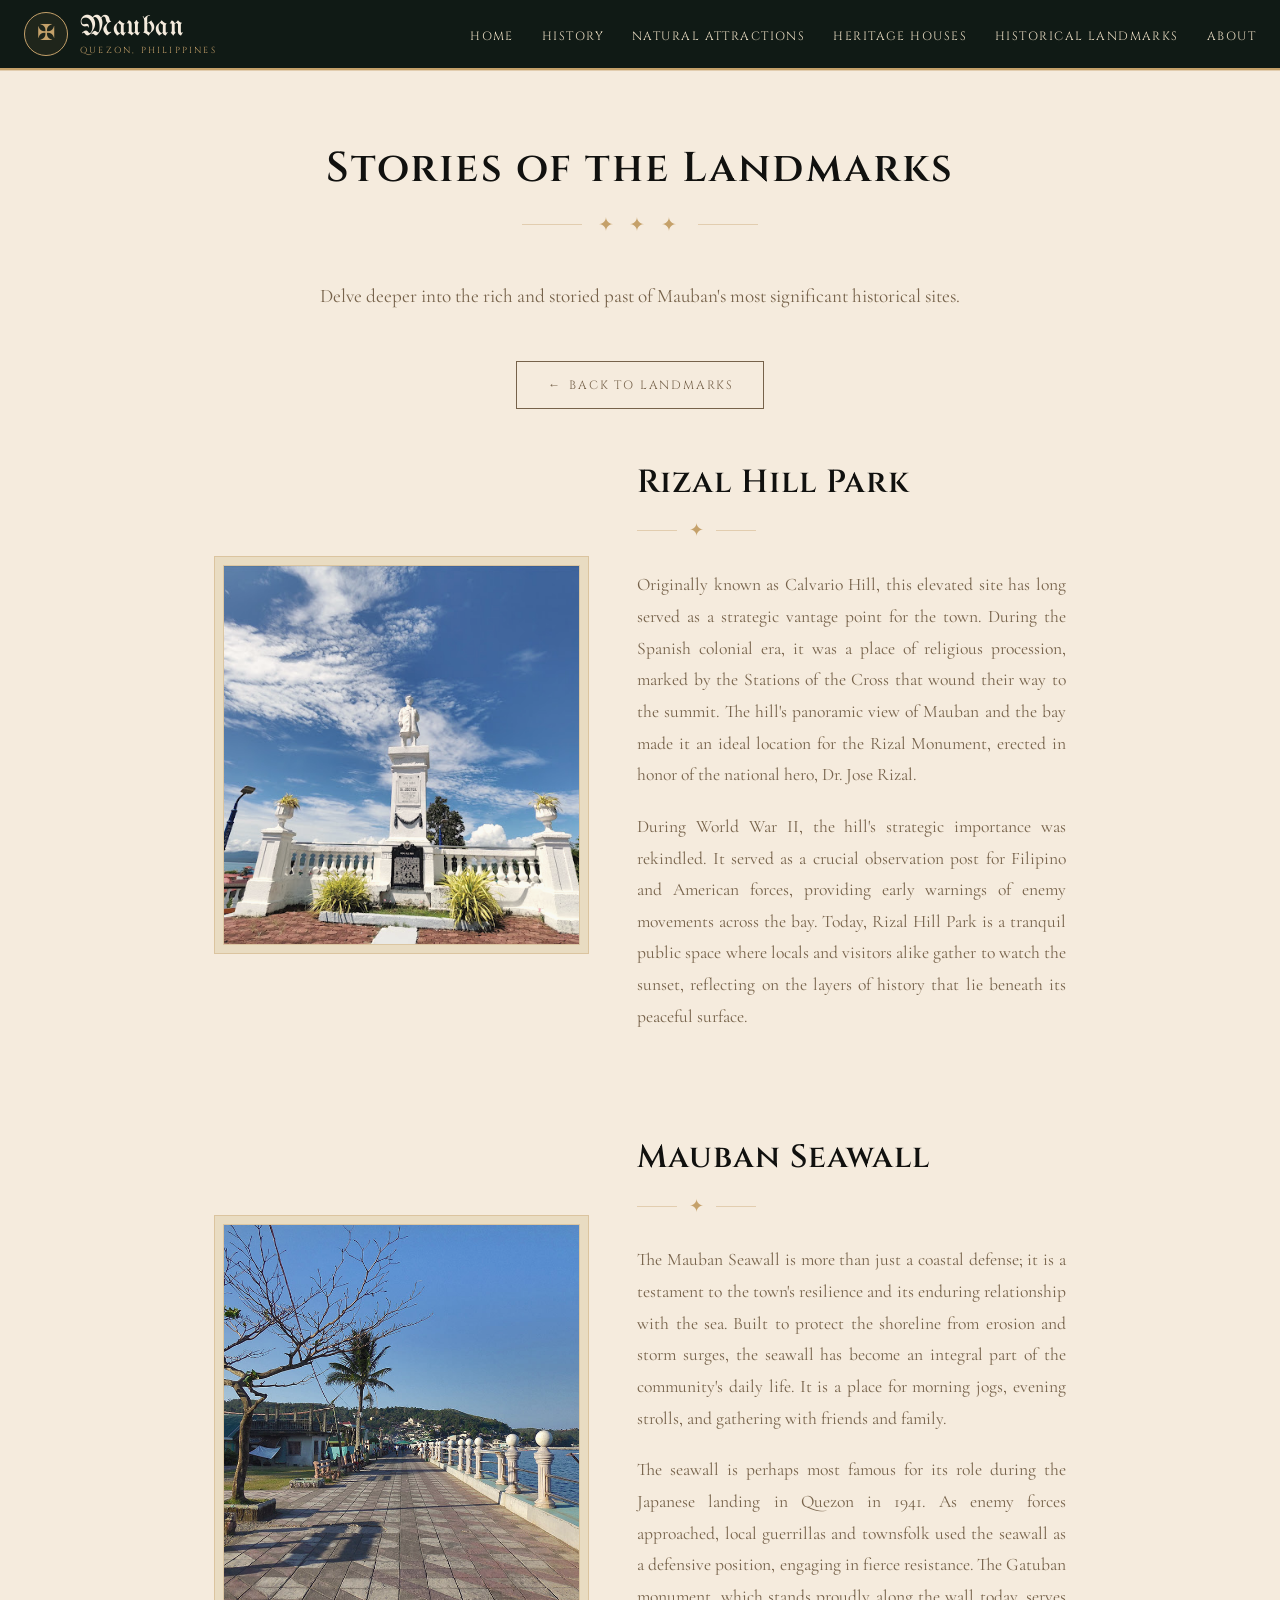
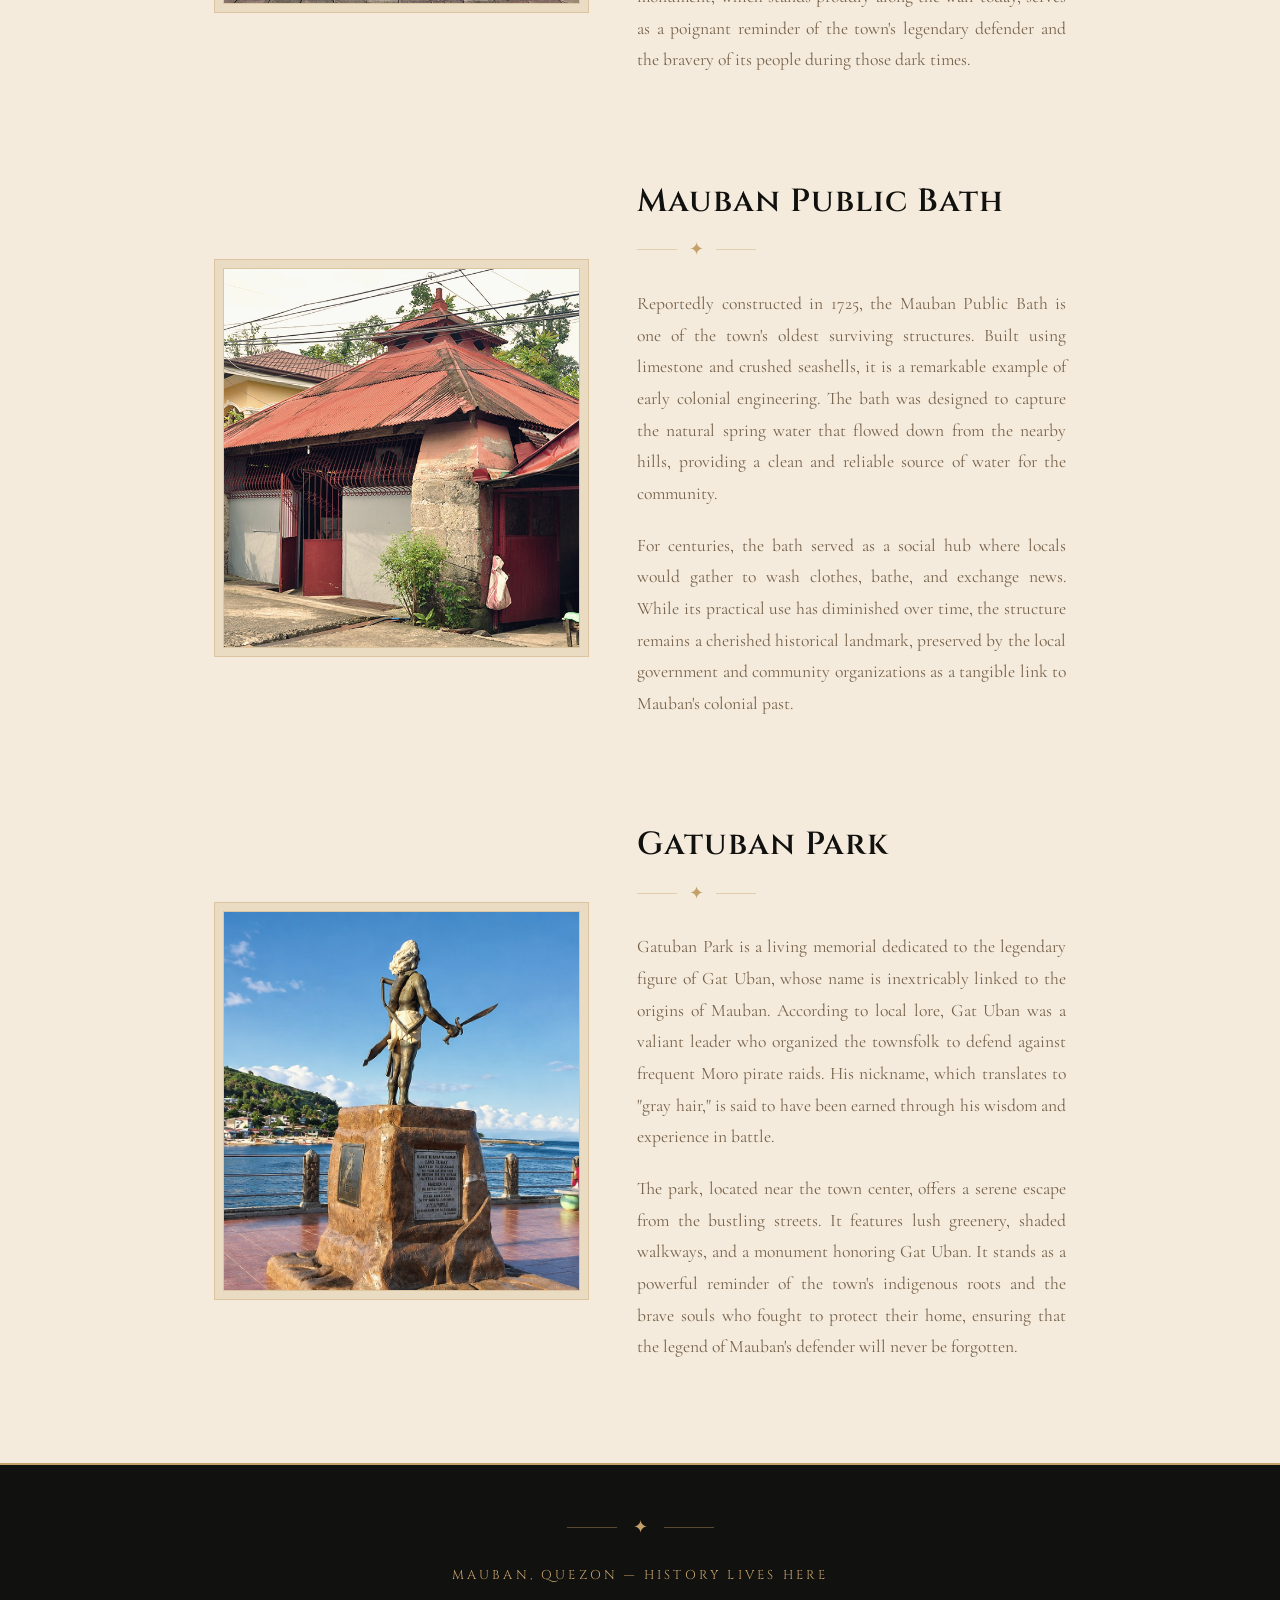
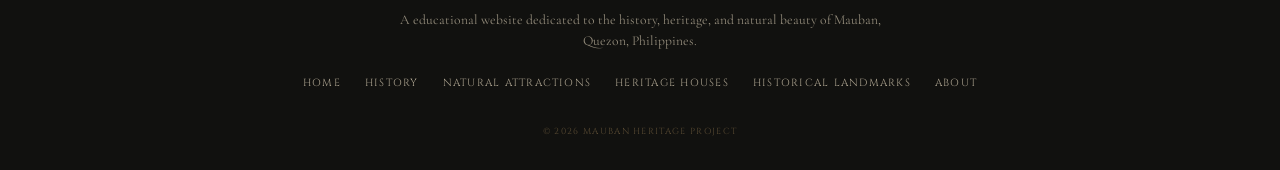
<file: landmark-details.html>
<!DOCTYPE html>
<html lang="en">
<head>
  <meta charset="UTF-8">
  <meta name="viewport" content="width=device-width, initial-scale=1.0">
  <title>Detailed Histories — Mauban, Quezon</title>
  <!-- Fonts -->
  <link rel="preconnect" href="https://fonts.googleapis.com">
  <link rel="preconnect" href="https://fonts.gstatic.com" crossorigin>
  <link href="https://fonts.googleapis.com/css2?family=Cinzel:wght@400;500;600;700&family=Cormorant+Garamond:ital,wght@0,400;0,500;0,600;0,700;1,400&family=UnifrakturMaguntia&display=swap" rel="stylesheet">
  
  <style>
    /* ---------- EMBEDDED CSS FOR DETAILS PAGE ---------- */
    * { margin: 0; padding: 0; box-sizing: border-box; }
    
    :root {
      --forest: #101A15;
      --charcoal: #11110F;
      --gold: #C5A16A;
      --parchment: #E9DCC2;
      --ivory: #F5EBDD;
      --brown: #76624A;
      --gold-dim: rgba(197, 161, 106, 0.4);
      --gold-light: #D4B88C;
    }

    body {
      background-color: var(--parchment);
      color: var(--charcoal);
      font-family: 'Cormorant Garamond', serif;
      font-size: 1.125rem;
      line-height: 1.6;
      overflow-x: hidden;
      -webkit-font-smoothing: antialiased;
      cursor: url("data:image/svg+xml,%3Csvg xmlns='http://www.w3.org/2000/svg' width='32' height='32' viewBox='0 0 32 32'%3E%3Cpath d='M16 2 L20 12 L30 16 L20 20 L16 30 L12 20 L2 16 L12 12 Z' fill='none' stroke='%23C5A16A' stroke-width='2' stroke-linejoin='round'/%3E%3Ccircle cx='16' cy='16' r='2' fill='%23C5A16A'/%3E%3C/svg%3E") 16 16, auto;
    }

    a, button { cursor: url("data:image/svg+xml,%3Csvg xmlns='http://www.w3.org/2000/svg' width='32' height='32' viewBox='0 0 32 32'%3E%3Cpath d='M16 2 L20 12 L30 16 L20 20 L16 30 L12 20 L2 16 L12 12 Z' fill='none' stroke='%23C5A16A' stroke-width='2' stroke-linejoin='round'/%3E%3Ccircle cx='16' cy='16' r='2' fill='%23C5A16A'/%3E%3C/svg%3E") 16 16, pointer; }

    img { max-width: 100%; display: block; height: auto; }
    a { text-decoration: none; color: inherit; }
    button { background: none; border: none; cursor: pointer; font: inherit; color: inherit; }
    
    .container { max-width: 1280px; margin: 0 auto; padding: 0 1.5rem; }

    .cinzel { font-family: 'Cinzel', serif; font-weight: 500; letter-spacing: 0.08em; text-transform: uppercase; }

    /* NAVBAR */
    .navbar {
      background: var(--forest);
      border-bottom: 2px solid var(--gold);
      padding: 0.75rem 0;
      position: sticky;
      top: 0;
      z-index: 1000;
    }
    .navbar .container { display: flex; align-items: center; justify-content: space-between; gap: 2rem; }
    .logo-area { display: flex; align-items: center; gap: 0.75rem; flex-shrink: 0; }
    .logo-emblem {
      width: 44px; height: 44px; border: 1.5px solid var(--gold); border-radius: 50%;
      display: flex; align-items: center; justify-content: center; color: var(--gold);
      font-size: 1.4rem; font-family: 'UnifrakturMaguntia', cursive; line-height: 1; background: rgba(197, 161, 106, 0.08);
    }
    .logo-text { display: flex; flex-direction: column; line-height: 1.1; }
    .logo-text .main { font-family: 'UnifrakturMaguntia', cursive; font-size: 1.8rem; color: var(--ivory); letter-spacing: 0.02em; }
    .logo-text .sub { font-family: 'Cinzel', serif; font-size: 0.55rem; letter-spacing: 0.25em; color: var(--gold); text-transform: uppercase; margin-top: 2px; }

    .nav-links { display: flex; align-items: center; gap: 1.75rem; list-style: none; }
    .nav-links a {
      font-family: 'Cinzel', serif; font-size: 0.75rem; letter-spacing: 0.12em; color: var(--parchment);
      text-transform: uppercase; transition: color 0.2s; position: relative; padding-bottom: 4px;
    }
    .nav-links a::after { content: ''; position: absolute; left: 0; bottom: 0; width: 0; height: 1.5px; background: var(--gold); transition: width 0.25s ease; }
    .nav-links a:hover { color: var(--gold); }
    .nav-links a:hover::after, .nav-links a.active::after { width: 100%; }
    .nav-links a.active { color: var(--gold); }

    .hamburger { display: none; flex-direction: column; gap: 5px; padding: 6px; background: none; border: none; cursor: pointer; z-index: 1100; }
    .hamburger span { display: block; width: 26px; height: 2px; background: var(--gold); transition: transform 0.3s, opacity 0.3s; }
    .hamburger.active span:nth-child(1) { transform: translateY(7px) rotate(45deg); }
    .hamburger.active span:nth-child(2) { opacity: 0; }
    .hamburger.active span:nth-child(3) { transform: translateY(-7px) rotate(-45deg); }

    /* PAGE TITLES */
    .page-section { padding: 4rem 0 5rem; }
    .page-section .container { max-width: 900px; }
    .page-title { font-family: 'Cinzel', serif; font-size: 2.6rem; font-weight: 600; text-align: center; color: var(--charcoal); margin-bottom: 0.5rem; letter-spacing: 0.05em; }
    .page-intro { font-size: 1.2rem; color: var(--brown); text-align: center; max-width: 700px; margin: 0 auto 3rem; line-height: 1.7; }

    .ornament { display: flex; align-items: center; justify-content: center; gap: 1rem; margin-bottom: 2.5rem; color: var(--gold); }
    .ornament::before, .ornament::after { content: ''; height: 1px; width: 60px; background: var(--gold-dim); }
    .ornament span { font-size: 1.2rem; letter-spacing: 0.3em; }

    /* DETAILED BLOCKS */
    .detailed-history-section { background: var(--ivory); padding: 5rem 0; border-top: 1px solid var(--gold-dim); }
    
    .detail-block {
      display: flex;
      flex-direction: row;
      gap: 3rem;
      margin-bottom: 5rem;
      align-items: center;
    }
    .detail-block:last-child { margin-bottom: 0; }
    .detail-block:nth-child(even) { flex-direction: row-reverse; }

    .detail-image {
      flex: 1;
      position: relative;
      border: 1px solid var(--gold-dim);
      padding: 0.5rem;
      background: var(--parchment);
    }
    .detail-image img {
      width: 100%;
      height: 380px;
      object-fit: cover;
      border: 1px solid var(--gold-dim);
      filter: sepia(0.2) contrast(0.95);
    }

    .detail-text { flex: 1.2; }
    .detail-text h3 {
      font-family: 'Cinzel', serif;
      font-size: 2rem;
      font-weight: 600;
      color: var(--charcoal);
      margin-bottom: 0.5rem;
      letter-spacing: 0.03em;
    }
    
    .sub-ornament {
      display: flex; align-items: center; gap: 0.75rem; margin-bottom: 1.5rem; color: var(--gold);
    }
    .sub-ornament::before, .sub-ornament::after {
      content: ''; height: 1px; width: 40px; background: var(--gold-dim);
    }

    .detail-text p {
      font-size: 1.1rem;
      color: var(--brown);
      line-height: 1.8;
      margin-bottom: 1.25rem;
      text-align: justify;
    }

    .btn-outline {
      display: inline-flex; align-items: center; gap: 0.6rem; font-family: 'Cinzel', serif;
      font-size: 0.75rem; letter-spacing: 0.15em; text-transform: uppercase; color: var(--gold);
      border: 1.5px solid var(--gold); padding: 0.85rem 1.8rem; background: transparent;
      transition: background 0.25s, color 0.25s; cursor: pointer;
    }
    .btn-outline:hover { background: var(--gold); color: var(--forest); }
    .btn-outline .arrow { transition: transform 0.25s; }
    .btn-outline:hover .arrow { transform: translateX(4px); }

    /* FOOTER */
    .footer { background: var(--charcoal); color: var(--parchment); text-align: center; padding: 3rem 0 2rem; border-top: 2px solid var(--gold); }
    .footer-ornament { display: flex; align-items: center; justify-content: center; gap: 1rem; margin-bottom: 1.5rem; color: var(--gold); }
    .footer-ornament::before, .footer-ornament::after { content: ''; height: 1px; width: 50px; background: var(--gold-dim); }
    .footer-text { font-family: 'Cinzel', serif; font-size: 0.8rem; letter-spacing: 0.25em; text-transform: uppercase; color: var(--gold); margin-bottom: 1.5rem; }
    .footer-note { font-size: 0.85rem; color: var(--parchment); opacity: 0.6; max-width: 500px; margin: 0 auto 1.5rem; line-height: 1.5; }
    .footer-links { display: flex; justify-content: center; gap: 1.5rem; flex-wrap: wrap; margin-bottom: 1rem; }
    .footer-links a { font-family: 'Cinzel', serif; font-size: 0.65rem; letter-spacing: 0.12em; color: var(--parchment); text-transform: uppercase; opacity: 0.7; transition: opacity 0.2s, color 0.2s; }
    .footer-links a:hover { opacity: 1; color: var(--gold); }
    
    .back-to-top {
      position: fixed; bottom: 2rem; right: 2rem; width: 44px; height: 44px;
      background: var(--forest); color: var(--gold); border: 1.5px solid var(--gold);
      border-radius: 50%; display: flex; align-items: center; justify-content: center;
      font-size: 1.2rem; cursor: pointer; opacity: 0; visibility: hidden; transition: all 0.3s; z-index: 900;
    }
    .back-to-top.visible { opacity: 1; visibility: visible; }

    /* RESPONSIVE */
    @media (max-width: 1024px) {
      .detail-block { flex-direction: column; gap: 1.5rem; }
      .detail-block:nth-child(even) { flex-direction: column; }
      .detail-image img { height: 300px; }
    }
    @media (max-width: 768px) {
      .hamburger { display: flex; }
      .nav-links {
        position: fixed; top: 0; right: -100%; width: 75%; max-width: 320px; height: 100vh;
        background: var(--forest); flex-direction: column; justify-content: center; gap: 2rem;
        padding: 2rem; transition: right 0.35s ease; border-left: 2px solid var(--gold);
        box-shadow: -8px 0 30px rgba(0, 0, 0, 0.4);
      }
      .nav-links.open { right: 0; }
      .page-title { font-size: 2rem; }
      .detail-text h3 { font-size: 1.6rem; }
    }
  </style>
</head>
<body>

  <!-- NAVBAR -->
  <nav class="navbar">
    <div class="container">
      <a href="index.html" class="logo-area" aria-label="Mauban Home">
        <div class="logo-emblem">✠</div>
        <div class="logo-text">
          <span class="main">Mauban</span>
          <span class="sub">Quezon, Philippines</span>
        </div>
      </a>

      <button class="hamburger" id="hamburger" aria-label="Toggle navigation menu" aria-expanded="false">
        <span></span>
        <span></span>
        <span></span>
      </button>

      <ul class="nav-links" id="navLinks">
        <li><a href="index.html">Home</a></li>
        <li><a href="index.html#history">History</a></li>
        <li><a href="index.html#natural">Natural Attractions</a></li>
        <li><a href="index.html#heritage">Heritage Houses</a></li>
        <li><a href="index.html#landmarks">Historical Landmarks</a></li>
        <li><a href="index.html#about">About</a></li>
      </ul>
    </div>
  </nav>

  <!-- DETAILS CONTENT -->
  <section class="page-section detailed-history-section" style="padding-top: 4rem;">
    <div class="container">
      <h2 class="page-title">Stories of the Landmarks</h2>
      <div class="ornament"><span>✦ ✦ ✦</span></div>
      <p class="page-intro">Delve deeper into the rich and storied past of Mauban's most significant historical sites.</p>
      
      <div style="text-align: center; margin-bottom: 3rem;">
        <a href="index.html#landmarks" class="btn-outline" style="border-color: var(--brown); color: var(--brown);">
          <span class="arrow" style="transform: rotate(180deg);">→</span> Back to Landmarks
        </a>
      </div>

      <!-- Detailed: Rizal Hill Park -->
      <div class="detail-block" id="rizal">
        <div class="detail-image">
          <img src="rizal.jpg" alt="Rizal Hill Park" loading="lazy">
        </div>
        <div class="detail-text">
          <h3>Rizal Hill Park</h3>
          <div class="sub-ornament"><span>✦</span></div>
          <p>Originally known as Calvario Hill, this elevated site has long served as a strategic vantage point for the town. During the Spanish colonial era, it was a place of religious procession, marked by the Stations of the Cross that wound their way to the summit. The hill's panoramic view of Mauban and the bay made it an ideal location for the Rizal Monument, erected in honor of the national hero, Dr. Jose Rizal.</p>
          <p>During World War II, the hill's strategic importance was rekindled. It served as a crucial observation post for Filipino and American forces, providing early warnings of enemy movements across the bay. Today, Rizal Hill Park is a tranquil public space where locals and visitors alike gather to watch the sunset, reflecting on the layers of history that lie beneath its peaceful surface.</p>
        </div>
      </div>

      <!-- Detailed: Mauban Seawall -->
      <div class="detail-block" id="seawall">
        <div class="detail-text">
          <h3>Mauban Seawall</h3>
          <div class="sub-ornament"><span>✦</span></div>
          <p>The Mauban Seawall is more than just a coastal defense; it is a testament to the town's resilience and its enduring relationship with the sea. Built to protect the shoreline from erosion and storm surges, the seawall has become an integral part of the community's daily life. It is a place for morning jogs, evening strolls, and gathering with friends and family.</p>
          <p>The seawall is perhaps most famous for its role during the Japanese landing in Quezon in 1941. As enemy forces approached, local guerrillas and townsfolk used the seawall as a defensive position, engaging in fierce resistance. The Gatuban monument, which stands proudly along the wall today, serves as a poignant reminder of the town's legendary defender and the bravery of its people during those dark times.</p>
        </div>
        <div class="detail-image">
          <img src="seawall.jpg" alt="Mauban Seawall" loading="lazy">
        </div>
      </div>

      <!-- Detailed: Mauban Public Bath -->
      <div class="detail-block" id="publicbath">
        <div class="detail-image">
          <img src="publicbath.jpg" alt="Mauban Public Bath" loading="lazy">
        </div>
        <div class="detail-text">
          <h3>Mauban Public Bath</h3>
          <div class="sub-ornament"><span>✦</span></div>
          <p>Reportedly constructed in 1725, the Mauban Public Bath is one of the town's oldest surviving structures. Built using limestone and crushed seashells, it is a remarkable example of early colonial engineering. The bath was designed to capture the natural spring water that flowed down from the nearby hills, providing a clean and reliable source of water for the community.</p>
          <p>For centuries, the bath served as a social hub where locals would gather to wash clothes, bathe, and exchange news. While its practical use has diminished over time, the structure remains a cherished historical landmark, preserved by the local government and community organizations as a tangible link to Mauban's colonial past.</p>
        </div>
      </div>

      <!-- Detailed: Gatuban Park -->
      <div class="detail-block" id="gatuban">
        <div class="detail-text">
          <h3>Gatuban Park</h3>
          <div class="sub-ornament"><span>✦</span></div>
          <p>Gatuban Park is a living memorial dedicated to the legendary figure of Gat Uban, whose name is inextricably linked to the origins of Mauban. According to local lore, Gat Uban was a valiant leader who organized the townsfolk to defend against frequent Moro pirate raids. His nickname, which translates to "gray hair," is said to have been earned through his wisdom and experience in battle.</p>
          <p>The park, located near the town center, offers a serene escape from the bustling streets. It features lush greenery, shaded walkways, and a monument honoring Gat Uban. It stands as a powerful reminder of the town's indigenous roots and the brave souls who fought to protect their home, ensuring that the legend of Mauban's defender will never be forgotten.</p>
        </div>
        <div class="detail-image">
          <img src="gatuban.jpg" alt="Gatuban Park" loading="lazy">
        </div>
      </div>

    </div>
  </section>

  <!-- FOOTER -->
  <footer class="footer">
    <div class="container">
      <div class="footer-ornament"><span>✦</span></div>
      <div class="footer-text">Mauban, Quezon — History Lives Here</div>
      <p class="footer-note">A educational website dedicated to the history, heritage, and natural beauty of Mauban, Quezon, Philippines.</p>
      <div class="footer-links">
        <a href="index.html">Home</a>
        <a href="index.html#history">History</a>
        <a href="index.html#natural">Natural Attractions</a>
        <a href="index.html#heritage">Heritage Houses</a>
        <a href="index.html#landmarks">Historical Landmarks</a>
        <a href="index.html#about-page">About</a>
      </div>
      <div style="margin-top: 2rem; font-family: 'Cinzel', serif; font-size: 0.55rem; letter-spacing: 0.15em; color: var(--gold-dim); text-transform: uppercase;">
        © 2026 Mauban Heritage Project
      </div>
    </div>
  </footer>

  <!-- BACK TO TOP -->
  <button class="back-to-top" id="backToTop" aria-label="Back to top">↑</button>

  <script>
    // EMBEDDED JS FOR DETAILS PAGE
    (function() {
      'use strict';

      const hamburger = document.getElementById('hamburger');
      const navLinks = document.getElementById('navLinks');

      if (hamburger && navLinks) {
        hamburger.addEventListener('click', function() {
          const isOpen = navLinks.classList.toggle('open');
          hamburger.classList.toggle('active');
          hamburger.setAttribute('aria-expanded', isOpen);
        });

        navLinks.querySelectorAll('a').forEach(function(link) {
          link.addEventListener('click', function() {
            navLinks.classList.remove('open');
            hamburger.classList.remove('active');
            hamburger.setAttribute('aria-expanded', 'false');
          });
        });
      }

      // Back to Top
      const backToTop = document.getElementById('backToTop');

      if (backToTop) {
        window.addEventListener('scroll', function() {
          if (window.scrollY > 400) {
            backToTop.classList.add('visible');
          } else {
            backToTop.classList.remove('visible');
          }
        });

        backToTop.addEventListener('click', function() {
          window.scrollTo({ top: 0, behavior: 'smooth' });
        });
      }

      // Smooth scroll for hash links on page load
      window.addEventListener('load', function() {
        if (window.location.hash) {
          const targetElement = document.querySelector(window.location.hash);
          if (targetElement) {
            setTimeout(() => {
              const offset = 100;
              const elementPosition = targetElement.getBoundingClientRect().top + window.scrollY;
              window.scrollTo({
                top: elementPosition - offset,
                behavior: 'smooth'
              });
            }, 100);
          }
        }
      });
    })();
  </script>
</body>
</html>
</file>
